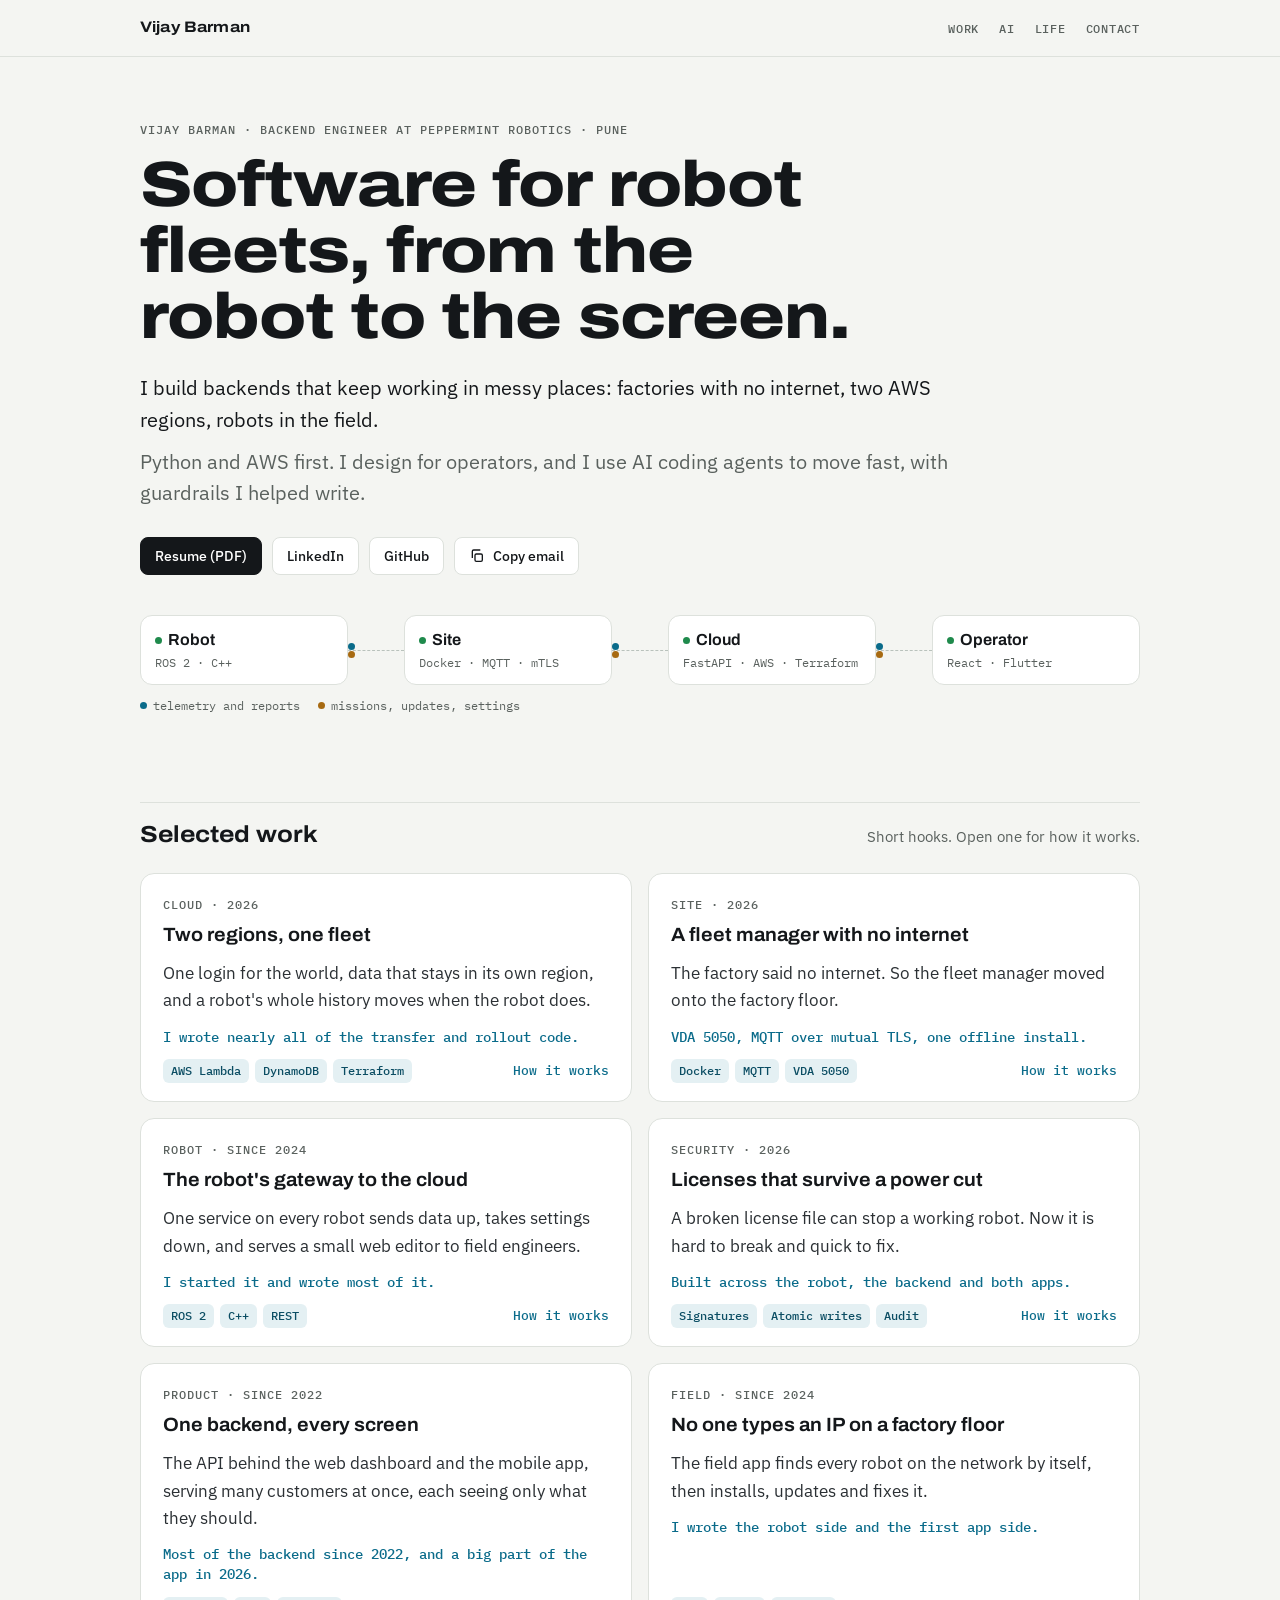
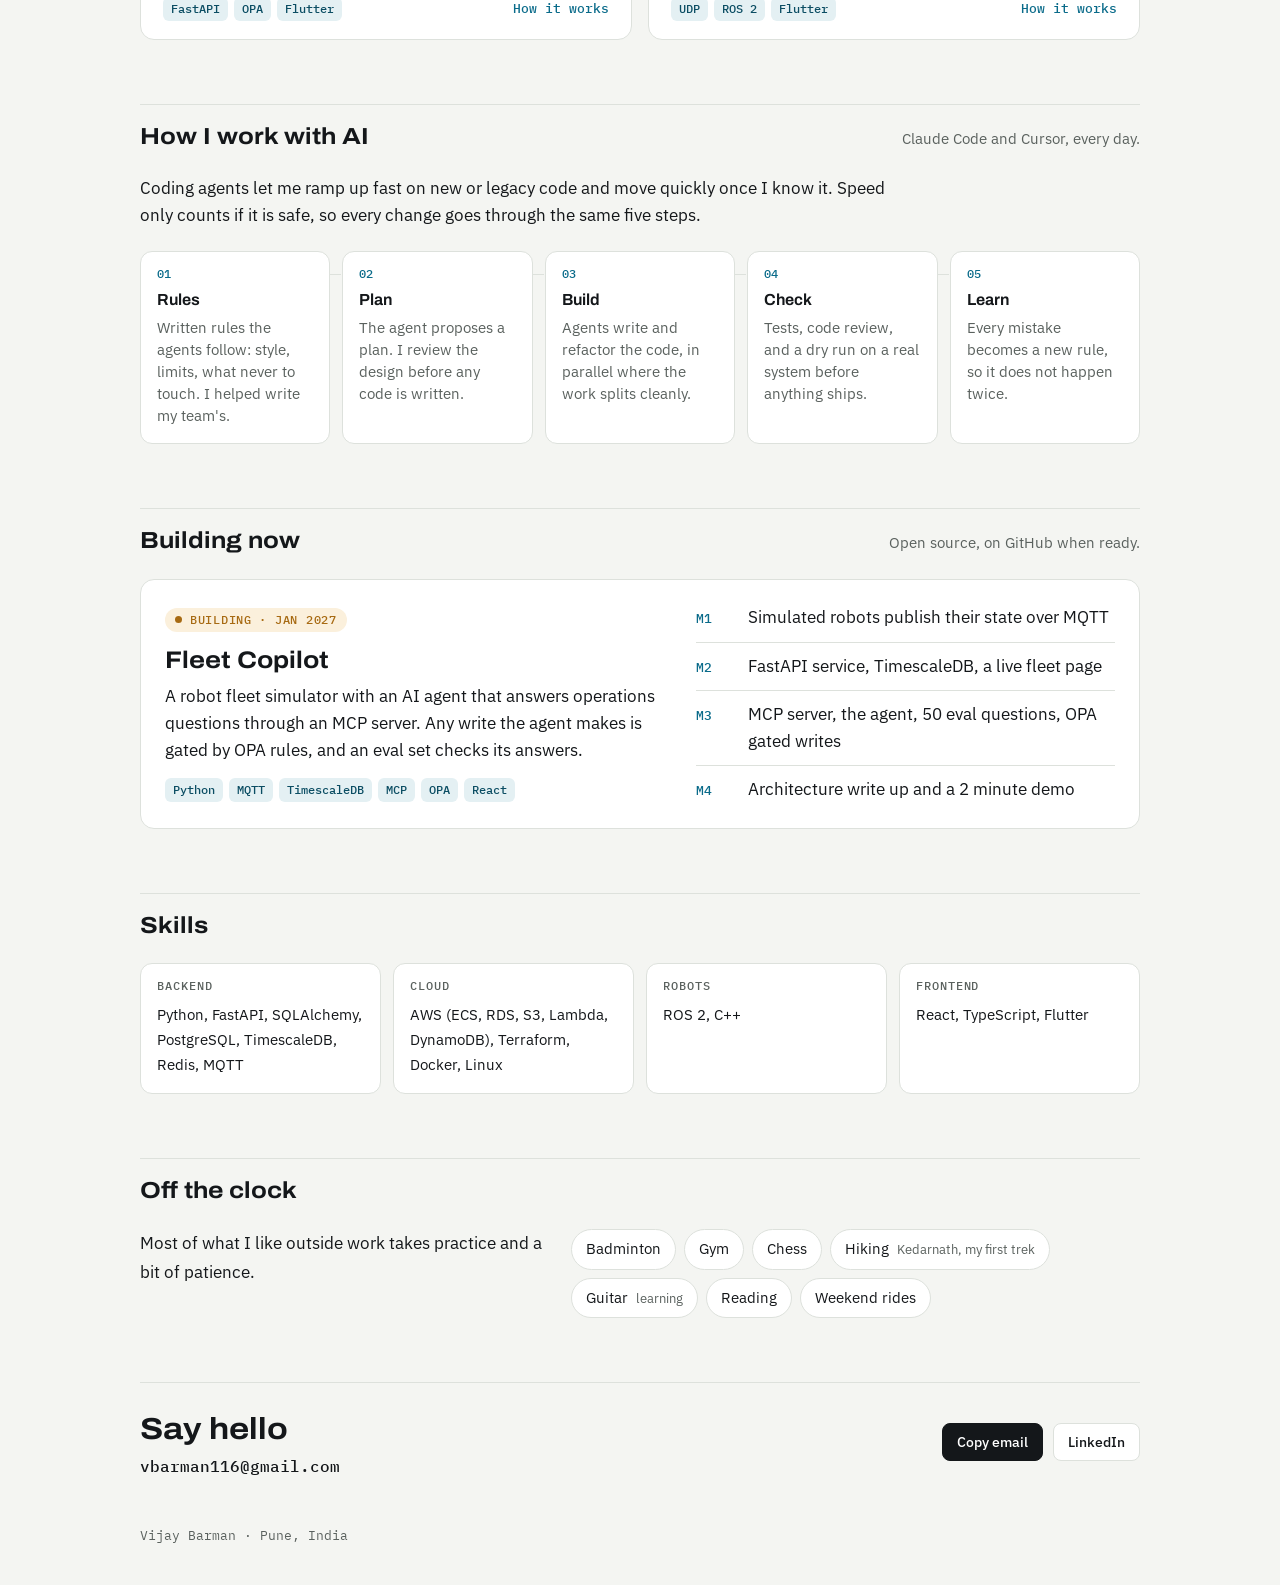
<file: index.html>
<!doctype html>
<html lang="en">
<head>
<meta charset="utf-8">
<meta name="viewport" content="width=device-width, initial-scale=1, viewport-fit=cover">
<title>Vijay Barman, Backend Engineer</title>
<meta name="description" content="Backend engineer in Pune. I build the software behind robot fleets, from the robot to the cloud to the operator's screen.">
<meta property="og:title" content="Vijay Barman, Backend Engineer">
<meta property="og:description" content="Software for robot fleets: Python, FastAPI, PostgreSQL, AWS, Terraform, ROS 2. Fast with AI coding agents, with guardrails.">
<meta property="og:type" content="website">
<meta property="og:url" content="https://barmanjii.github.io/">
<meta property="og:image" content="https://barmanjii.github.io/assets/og-card.png">
<meta property="og:image:width" content="1200">
<meta property="og:image:height" content="627">
<meta name="twitter:card" content="summary_large_image">
<meta name="color-scheme" content="light">
<link rel="preconnect" href="https://fonts.googleapis.com">
<link rel="preconnect" href="https://fonts.gstatic.com" crossorigin>
<link rel="stylesheet" href="https://fonts.googleapis.com/css2?family=Archivo:wdth,wght@100..125,500..800&family=IBM+Plex+Mono:wght@400;500&family=IBM+Plex+Sans:wght@400;500;600&display=swap">
<link rel="stylesheet" href="assets/site.css">
</head>
<body>
<header class="bar">
  <div class="wrap">
    <a class="mark" href="#top">Vijay Barman</a>
    <nav aria-label="Sections">
      <a href="#work">Work</a>
      <a href="#ai">AI</a>
      <a class="opt" href="#life">Life</a>
      <a href="#contact">Contact</a>
    </nav>
  </div>
</header>

<main id="top">
  <div class="wrap">
    <section class="hero" aria-label="Intro">
      <p class="eyebrow">Vijay Barman · Backend Engineer at Peppermint Robotics · Pune</p>
      <h1>Software for robot fleets, from the robot to the screen.</h1>
      <div class="lede">
        <p>I build backends that keep working in messy places: factories with no internet, two AWS regions, robots in the field.</p>
        <p>Python and AWS first. I design for operators, and I use AI coding agents to move fast, with guardrails I helped write.</p>
      </div>
      <ul class="links">
        <li><a class="btn primary" href="Vijay_Barman_Resume.pdf">Resume (PDF)</a></li>
        <li><a class="btn" href="https://www.linkedin.com/in/barmanjii88">LinkedIn</a></li>
        <li><a class="btn" href="https://github.com/Barmanjii">GitHub</a></li>
        <li><button class="btn copy" type="button" data-copy="vbarman116@gmail.com"><svg viewBox="0 0 24 24" fill="none" stroke="currentColor" stroke-width="2" aria-hidden="true"><rect x="9" y="9" width="11" height="11" rx="2"/><path d="M5 15V5a2 2 0 0 1 2-2h10"/></svg><span>Copy email</span></button></li>
      </ul>

      <div class="flow" role="img" aria-label="The layers I work across: robot, site, cloud and operator screen, with data flowing up and commands flowing down.">
        <div class="node"><b><i></i>Robot</b><span>ROS 2 · C++</span></div>
        <div class="link" aria-hidden="true"><span class="up"></span><span class="down"></span></div>
        <div class="node"><b><i></i>Site</b><span>Docker · MQTT · mTLS</span></div>
        <div class="link" aria-hidden="true"><span class="up"></span><span class="down"></span></div>
        <div class="node"><b><i></i>Cloud</b><span>FastAPI · AWS · Terraform</span></div>
        <div class="link" aria-hidden="true"><span class="up"></span><span class="down"></span></div>
        <div class="node"><b><i></i>Operator</b><span>React · Flutter</span></div>
      </div>
      <p class="legend"><span>telemetry and reports</span><span class="cmd">missions, updates, settings</span></p>
    </section>

    <section id="work" aria-labelledby="work-h">
      <div class="head">
        <h2 id="work-h">Selected work</h2>
        <p>Short hooks. Open one for how it works.</p>
      </div>
      <div class="grid">
        <a class="card" href="work/two-regions.html">
          <p class="eyebrow">Cloud · 2026</p>
          <h3>Two regions, one fleet</h3>
          <p class="hook">One login for the world, data that stays in its own region, and a robot's whole history moves when the robot does.</p>
          <p class="result">I wrote nearly all of the transfer and rollout code.</p>
          <div class="more"><ul class="chips"><li>AWS Lambda</li><li>DynamoDB</li><li>Terraform</li></ul><span class="go">How it works</span></div>
        </a>
        <a class="card" href="work/offline-fleet-manager.html">
          <p class="eyebrow">Site · 2026</p>
          <h3>A fleet manager with no internet</h3>
          <p class="hook">The factory said no internet. So the fleet manager moved onto the factory floor.</p>
          <p class="result">VDA&nbsp;5050, MQTT over mutual TLS, one offline install.</p>
          <div class="more"><ul class="chips"><li>Docker</li><li>MQTT</li><li>VDA 5050</li></ul><span class="go">How it works</span></div>
        </a>
        <a class="card" href="work/robot-gateway.html">
          <p class="eyebrow">Robot · since 2024</p>
          <h3>The robot's gateway to the cloud</h3>
          <p class="hook">One service on every robot sends data up, takes settings down, and serves a small web editor to field engineers.</p>
          <p class="result">I started it and wrote most of it.</p>
          <div class="more"><ul class="chips"><li>ROS 2</li><li>C++</li><li>REST</li></ul><span class="go">How it works</span></div>
        </a>
        <a class="card" href="work/licenses.html">
          <p class="eyebrow">Security · 2026</p>
          <h3>Licenses that survive a power cut</h3>
          <p class="hook">A broken license file can stop a working robot. Now it is hard to break and quick to fix.</p>
          <p class="result">Built across the robot, the backend and both apps.</p>
          <div class="more"><ul class="chips"><li>Signatures</li><li>Atomic writes</li><li>Audit</li></ul><span class="go">How it works</span></div>
        </a>
        <a class="card" href="work/fleet-backend.html">
          <p class="eyebrow">Product · since 2022</p>
          <h3>One backend, every screen</h3>
          <p class="hook">The API behind the web dashboard and the mobile app, serving many customers at once, each seeing only what they should.</p>
          <p class="result">Most of the backend since 2022, and a big part of the app in 2026.</p>
          <div class="more"><ul class="chips"><li>FastAPI</li><li>OPA</li><li>Flutter</li></ul><span class="go">How it works</span></div>
        </a>
        <a class="card" href="work/robot-discovery.html">
          <p class="eyebrow">Field · since 2024</p>
          <h3>No one types an IP on a factory floor</h3>
          <p class="hook">The field app finds every robot on the network by itself, then installs, updates and fixes it.</p>
          <p class="result">I wrote the robot side and the first app side.</p>
          <div class="more"><ul class="chips"><li>UDP</li><li>ROS 2</li><li>Flutter</li></ul><span class="go">How it works</span></div>
        </a>
      </div>
    </section>

    <section id="ai" aria-labelledby="ai-h">
      <div class="head">
        <h2 id="ai-h">How I work with AI</h2>
        <p>Claude Code and Cursor, every day.</p>
      </div>
      <p class="ai-intro">Coding agents let me ramp up fast on new or legacy code and move quickly once I know it. Speed only counts if it is safe, so every change goes through the same five steps.</p>
      <ol class="steps">
        <li><b>Rules</b><span>Written rules the agents follow: style, limits, what never to touch. I helped write my team's.</span></li>
        <li><b>Plan</b><span>The agent proposes a plan. I review the design before any code is written.</span></li>
        <li><b>Build</b><span>Agents write and refactor the code, in parallel where the work splits cleanly.</span></li>
        <li><b>Check</b><span>Tests, code review, and a dry run on a real system before anything ships.</span></li>
        <li><b>Learn</b><span>Every mistake becomes a new rule, so it does not happen twice.</span></li>
      </ol>
    </section>

    <section id="building" aria-labelledby="build-h">
      <div class="head">
        <h2 id="build-h">Building now</h2>
        <p>Open source, on GitHub when ready.</p>
      </div>
      <div class="build">
        <div>
          <span class="status">Building · Jan 2027</span>
          <h3>Fleet Copilot</h3>
          <p>A robot fleet simulator with an AI agent that answers operations questions through an MCP server. Any write the agent makes is gated by OPA rules, and an eval set checks its answers.</p>
          <ul class="chips"><li>Python</li><li>MQTT</li><li>TimescaleDB</li><li>MCP</li><li>OPA</li><li>React</li></ul>
        </div>
        <ol class="miles" aria-label="Milestones">
          <li><code>M1</code><span>Simulated robots publish their state over MQTT</span></li>
          <li><code>M2</code><span>FastAPI service, TimescaleDB, a live fleet page</span></li>
          <li><code>M3</code><span>MCP server, the agent, 50 eval questions, OPA gated writes</span></li>
          <li><code>M4</code><span>Architecture write up and a 2 minute demo</span></li>
        </ol>
      </div>
    </section>

    <section aria-labelledby="skills-h">
      <div class="head"><h2 id="skills-h">Skills</h2></div>
      <div class="skills">
        <div><h3>Backend</h3><p>Python, FastAPI, SQLAlchemy, PostgreSQL, TimescaleDB, Redis, MQTT</p></div>
        <div><h3>Cloud</h3><p>AWS (ECS, RDS, S3, Lambda, DynamoDB), Terraform, Docker, Linux</p></div>
        <div><h3>Robots</h3><p>ROS 2, C++</p></div>
        <div><h3>Frontend</h3><p>React, TypeScript, Flutter</p></div>
      </div>
    </section>

    <section id="life" aria-labelledby="life-h">
      <div class="head"><h2 id="life-h">Off the clock</h2></div>
      <div class="life">
        <p>Most of what I like outside work takes practice and a bit of patience.</p>
        <ul class="tags">
          <li>Badminton</li>
          <li>Gym</li>
          <li>Chess</li>
          <li>Hiking <small>Kedarnath, my first trek</small></li>
          <li>Guitar <small>learning</small></li>
          <li>Reading</li>
          <li>Weekend rides</li>
        </ul>
      </div>
    </section>

    <section class="contact" id="contact" aria-labelledby="contact-h">
      <div class="box">
        <div>
          <h2 id="contact-h">Say hello</h2>
          <p class="email">vbarman116@gmail.com</p>
        </div>
        <ul class="links flush">
          <li><button class="btn primary copy" type="button" data-copy="vbarman116@gmail.com"><span>Copy email</span></button></li>
          <li><a class="btn" href="https://www.linkedin.com/in/barmanjii88">LinkedIn</a></li>
        </ul>
      </div>
    </section>

    <footer>Vijay Barman · Pune, India</footer>
  </div>
</main>

<script>
  document.querySelectorAll('.copy').forEach(function (b) {
    b.addEventListener('click', function () {
      var label = b.querySelector('span');
      var done = function () { label.textContent = 'Copied'; setTimeout(function () { label.textContent = 'Copy email'; }, 1600); };
      var text = b.getAttribute('data-copy');
      if (navigator.clipboard && navigator.clipboard.writeText) {
        navigator.clipboard.writeText(text).then(done, function () { label.textContent = text; });
      } else { label.textContent = text; }
    });
  });
</script>
</body>
</html>
</file>
<file: assets/site.css>
/* Layout: a quiet fleet status board. Home is one column of sections; write ups are a single reading column. */
:root {
  --bg: #f4f5f2;
  --surface: #ffffff;
  --ink: #14171a;
  --muted: #5a615e;
  --line: #dde1dc;
  --accent: #0a6b8a;
  --accent-soft: #e4f0f3;
  --signal: #a76a12;
  --signal-soft: #fbf0dc;
  --live: #1f8a4c;
  --fill: #fff1bf;
  --display: "Archivo", "Helvetica Neue", Arial, sans-serif;
  --body: "IBM Plex Sans", system-ui, -apple-system, "Segoe UI", Roboto, sans-serif;
  --mono: "IBM Plex Mono", ui-monospace, "SFMono-Regular", Menlo, Consolas, monospace;
  color-scheme: light;
}
* { box-sizing: border-box; }
html { scroll-behavior: smooth; scroll-padding-top: 72px; }
body { margin: 0; background: var(--bg); color: var(--ink); font: 16.5px/1.65 var(--body); }
a { color: var(--accent); text-underline-offset: 3px; text-decoration-thickness: 1px; }
a:hover { text-decoration-thickness: 2px; }
:focus-visible { outline: 2px solid var(--accent); outline-offset: 3px; border-radius: 4px; }
.wrap { max-width: 1040px; margin: 0 auto; padding-left: max(20px, env(safe-area-inset-left, 0px)); padding-right: max(20px, env(safe-area-inset-right, 0px)); }
.narrow { max-width: 760px; }

/* top bar */
.bar { position: sticky; top: 0; z-index: 5; background: color-mix(in srgb, var(--bg) 88%, transparent); backdrop-filter: blur(8px); border-bottom: 1px solid var(--line); }
.bar .wrap { display: flex; align-items: center; justify-content: space-between; gap: 16px; height: 56px; }
.bar .mark { font: 700 0.95rem/1 var(--display); font-stretch: 115%; letter-spacing: 0.01em; color: var(--ink); text-decoration: none; white-space: nowrap; }
.bar nav { display: flex; gap: 20px; font: 500 0.78rem/1 var(--mono); text-transform: uppercase; letter-spacing: 0.06em; }
.bar nav a { color: var(--muted); text-decoration: none; }
.bar nav a:hover { color: var(--ink); }

/* type */
.eyebrow { font: 500 0.78rem/1.4 var(--mono); text-transform: uppercase; letter-spacing: 0.08em; color: var(--muted); margin: 0 0 14px; }
h1 { font: 800 clamp(2.3rem, 6vw, 4rem)/1.03 var(--display); font-stretch: 118%; letter-spacing: -0.015em; margin: 0; text-wrap: balance; }
h2 { font: 700 1.45rem/1.2 var(--display); font-stretch: 112%; margin: 0; text-wrap: balance; }
mark { background: var(--fill); color: inherit; padding: 0 4px; border-radius: 4px; font-weight: 500; }

/* hero */
.hero { padding: 64px 0 32px; }
.lede { font-size: clamp(1.08rem, 2vw, 1.28rem); line-height: 1.55; max-width: 40em; margin: 22px 0 0; display: grid; gap: 10px; }
.lede p { margin: 0; }
.lede p + p { color: var(--muted); }
.links { display: flex; flex-wrap: wrap; align-items: center; gap: 10px; margin: 28px 0 0; padding: 0; list-style: none; }
.links.flush { margin: 0; }
.btn { display: inline-flex; align-items: center; gap: 8px; height: 38px; padding: 0 14px; border-radius: 8px; border: 1px solid var(--line); background: var(--surface); color: var(--ink); font: 500 0.9rem/1 var(--body); text-decoration: none; cursor: pointer; }
.btn:hover { border-color: var(--ink); text-decoration: none; }
.btn.primary { background: var(--ink); border-color: var(--ink); color: #fff; }
.btn.primary:hover { background: #2a2f33; }
.btn svg { width: 16px; height: 16px; flex: none; }

/* robot to screen flow */
.flow { margin: 40px 0 0; display: grid; grid-template-columns: minmax(0, 1fr) 56px minmax(0, 1fr) 56px minmax(0, 1fr) 56px minmax(0, 1fr); align-items: stretch; }
.flow .link { align-self: center; }
.node { background: var(--surface); border: 1px solid var(--line); border-radius: 12px; padding: 14px 14px 12px; min-width: 0; }
.node b { display: block; font: 650 1rem/1.25 var(--display); }
.node span { display: block; font: 400 0.78rem/1.4 var(--mono); color: var(--muted); margin-top: 4px; }
.node i { display: inline-block; width: 7px; height: 7px; border-radius: 50%; background: var(--live); margin-right: 6px; vertical-align: 1px; }
.link { position: relative; height: 40px; }
.link::before { content: ""; position: absolute; left: 0; right: 0; top: 50%; border-top: 1px dashed #b9c2bc; }
.link .up, .link .down { position: absolute; width: 7px; height: 7px; border-radius: 50%; top: calc(50% - 7px); left: 0; animation: travel 2.4s linear infinite; }
.link .up { background: var(--accent); }
.link .down { background: var(--signal); top: calc(50% + 1px); animation-name: back; animation-delay: -1.2s; }
.link:nth-of-type(4) .up { animation-delay: -0.8s; }
.link:nth-of-type(6) .up { animation-delay: -1.6s; }
@keyframes travel { from { left: 0; opacity: 0; } 15% { opacity: 1; } 85% { opacity: 1; } to { left: calc(100% - 7px); opacity: 0; } }
@keyframes back { from { left: calc(100% - 7px); opacity: 0; } 15% { opacity: 1; } 85% { opacity: 1; } to { left: 0; opacity: 0; } }
.legend { display: flex; flex-wrap: wrap; gap: 6px 18px; margin: 12px 0 0; font: 400 0.76rem/1.4 var(--mono); color: var(--muted); }
.legend span::before { content: ""; display: inline-block; width: 7px; height: 7px; border-radius: 50%; margin-right: 6px; vertical-align: 1px; background: var(--accent); }
.legend span.cmd::before { background: var(--signal); }

/* sections */
section { padding: 56px 0 8px; }
.head { display: flex; align-items: baseline; justify-content: space-between; gap: 16px; flex-wrap: wrap; border-top: 1px solid var(--line); padding-top: 18px; margin-bottom: 24px; }
.head p { margin: 0; color: var(--muted); font-size: 0.95rem; }

/* work hooks */
.grid { display: grid; grid-template-columns: repeat(2, minmax(0, 1fr)); gap: 16px; }
.card { background: var(--surface); border: 1px solid var(--line); border-radius: 14px; padding: 22px 22px 18px; display: flex; flex-direction: column; gap: 12px; min-width: 0; color: inherit; text-decoration: none; transition: border-color .15s ease, transform .15s ease; }
a.card:hover { border-color: #b2bcb5; transform: translateY(-2px); text-decoration: none; }
.card .eyebrow { margin: 0; }
.card h3 { font: 650 1.2rem/1.3 var(--display); font-stretch: 104%; margin: -2px 0 0; text-wrap: balance; }
.card p { margin: 0; }
.card .hook { color: #2b3034; }
.card .result { font: 500 0.88rem/1.45 var(--mono); color: var(--accent); }
.card .more { margin-top: auto; display: flex; align-items: center; justify-content: space-between; gap: 12px; flex-wrap: wrap; }
.card .go { font: 500 0.82rem/1 var(--mono); color: var(--accent); white-space: nowrap; }
a.card:hover .go { text-decoration: underline; }
.chips { display: flex; flex-wrap: wrap; gap: 6px; margin: 0; padding: 0; list-style: none; }
.chips li { font: 500 0.74rem/1 var(--mono); padding: 6px 8px; border-radius: 6px; background: var(--accent-soft); color: #0b4d63; }

/* AI pipeline */
.ai-intro { max-width: 46em; margin: 0 0 22px; }
.steps { list-style: none; margin: 0; padding: 0; display: grid; grid-template-columns: repeat(5, minmax(0, 1fr)); gap: 12px; counter-reset: step; }
.steps li { counter-increment: step; background: var(--surface); border: 1px solid var(--line); border-radius: 12px; padding: 16px; min-width: 0; position: relative; }
.steps li::before { content: "0" counter(step); display: block; font: 500 0.75rem/1 var(--mono); color: var(--accent); margin-bottom: 10px; }
.steps b { display: block; font: 650 1rem/1.3 var(--display); margin-bottom: 6px; }
.steps span { color: var(--muted); font-size: 0.92rem; line-height: 1.5; display: block; }
.steps li:not(:last-child)::after { content: ""; position: absolute; top: 22px; right: -12px; width: 12px; height: 1px; background: var(--line); }

/* building now */
.build { background: var(--surface); border: 1px solid var(--line); border-radius: 14px; padding: 24px; display: grid; grid-template-columns: minmax(0, 1.2fr) minmax(0, 1fr); gap: 28px; }
.status { display: inline-flex; align-items: center; gap: 8px; font: 500 0.75rem/1 var(--mono); text-transform: uppercase; letter-spacing: 0.06em; color: var(--signal); background: var(--signal-soft); padding: 6px 10px; border-radius: 999px; }
.status::before { content: ""; width: 7px; height: 7px; border-radius: 50%; background: var(--signal); }
.build h3 { font: 700 1.5rem/1.2 var(--display); font-stretch: 112%; margin: 14px 0 8px; }
.build p { margin: 0 0 14px; }
.miles { list-style: none; margin: 0; padding: 0; display: grid; gap: 10px; align-content: start; }
.miles li { display: grid; grid-template-columns: 2.6rem minmax(0, 1fr); gap: 10px; align-items: baseline; padding-bottom: 10px; border-bottom: 1px solid var(--line); }
.miles li:last-child { border-bottom: 0; padding-bottom: 0; }
.miles code { font: 500 0.8rem/1 var(--mono); color: var(--accent); }

/* skills and off the clock */
.skills { display: grid; grid-template-columns: repeat(4, minmax(0, 1fr)); gap: 12px; }
.skills div { background: var(--surface); border: 1px solid var(--line); border-radius: 12px; padding: 16px; min-width: 0; }
.skills h3 { font: 500 0.72rem/1 var(--mono); text-transform: uppercase; letter-spacing: 0.08em; color: var(--muted); margin: 0 0 10px; }
.skills p { margin: 0; font-size: 0.95rem; }
.life { display: grid; grid-template-columns: minmax(0, 1fr) minmax(0, 1.4fr); gap: 24px; align-items: start; }
.life > p { margin: 0; font-size: 1.08rem; }
.tags { display: flex; flex-wrap: wrap; gap: 8px; margin: 0; padding: 0; list-style: none; }
.tags li { background: var(--surface); border: 1px solid var(--line); border-radius: 999px; padding: 7px 14px; font-size: 0.93rem; }
.tags li small { color: var(--muted); font-size: 0.82rem; margin-left: 4px; }

/* contact */
.contact { padding: 56px 0 24px; }
.contact .box { border-top: 1px solid var(--line); padding-top: 28px; display: flex; flex-wrap: wrap; align-items: center; justify-content: space-between; gap: 18px; }
.contact h2 { font-size: clamp(1.4rem, 3vw, 1.9rem); }
.email { font: 500 1rem/1 var(--mono); user-select: all; margin: 10px 0 0; }
footer { color: var(--muted); font: 400 0.8rem/1.5 var(--mono); padding: 28px 0 40px; }

/* write up pages */
.post { padding: 48px 0 24px; }
.back { font: 500 0.82rem/1 var(--mono); text-decoration: none; }
.post h1 { font-size: clamp(2rem, 5vw, 3rem); margin-top: 14px; }
.post .hook { font-size: 1.2rem; line-height: 1.55; margin: 18px 0 0; }
.ipnote { margin: 24px 0 0; padding: 12px 14px; border: 1px solid var(--line); border-left: 3px solid var(--accent); border-radius: 8px; background: var(--surface); color: var(--muted); font-size: 0.92rem; }
.post h2 { margin: 44px 0 12px; font-size: 1.3rem; }
.post p, .post li { max-width: 42em; }
.post ul { padding-left: 1.2em; }
.post li { margin-bottom: 6px; }
.diagram { background: var(--surface); border: 1px solid var(--line); border-radius: 12px; padding: 18px; overflow-x: auto; margin: 6px 0 0; }
.diagram .mermaid { margin: 0; font-family: var(--body); text-align: center; }
.diagram figcaption { font: 400 0.78rem/1.4 var(--mono); color: var(--muted); margin-top: 10px; }
.facts { display: grid; grid-template-columns: repeat(3, minmax(0, 1fr)); gap: 12px; margin: 8px 0 0; }
.facts div { background: var(--surface); border: 1px solid var(--line); border-radius: 12px; padding: 14px; min-width: 0; }
.facts dt { font: 500 0.7rem/1 var(--mono); text-transform: uppercase; letter-spacing: 0.08em; color: var(--muted); margin-bottom: 8px; }
.facts dd { margin: 0; font-weight: 600; }
.next { display: flex; justify-content: space-between; gap: 16px; flex-wrap: wrap; border-top: 1px solid var(--line); margin-top: 48px; padding-top: 18px; font: 500 0.85rem/1.4 var(--mono); }

@media (max-width: 860px) {
  .steps { grid-template-columns: 1fr; }
  .steps li:not(:last-child)::after { top: auto; bottom: -12px; right: auto; left: 28px; width: 1px; height: 12px; }
  .build, .life { grid-template-columns: 1fr; }
  .skills { grid-template-columns: repeat(2, minmax(0, 1fr)); }
  .flow { grid-template-columns: minmax(0, 1fr); }
  .link { height: 34px; }
  .link::before { left: 50%; right: auto; top: 0; bottom: 0; border-top: 0; border-left: 1px dashed #b9c2bc; }
  .link .up, .link .down { left: calc(50% - 8px); top: 0; animation-name: travelv; }
  .link .down { left: calc(50% + 1px); animation-name: backv; }
  @keyframes travelv { from { top: 0; opacity: 0; } 20% { opacity: 1; } 80% { opacity: 1; } to { top: calc(100% - 7px); opacity: 0; } }
  @keyframes backv { from { top: calc(100% - 7px); opacity: 0; } 20% { opacity: 1; } 80% { opacity: 1; } to { top: 0; opacity: 0; } }
}
@media (max-width: 640px) {
  .wrap { padding-left: max(16px, env(safe-area-inset-left, 0px)); padding-right: max(16px, env(safe-area-inset-right, 0px)); }
  .bar nav { gap: 14px; }
  .bar nav .opt { display: none; }
  .hero { padding: 40px 0 20px; }
  .grid, .skills, .facts { grid-template-columns: 1fr; }
  .card { padding: 18px 16px 16px; }
  .build { padding: 18px 16px; }
}
@media (prefers-reduced-motion: reduce) {
  html { scroll-behavior: auto; }
  a.card, a.card:hover { transition: none; transform: none; }
  .link .up, .link .down { animation: none; opacity: 1; }
  .link .up { left: calc(50% - 10px); }
  .link .down { left: calc(50% + 3px); }
}
</file>
